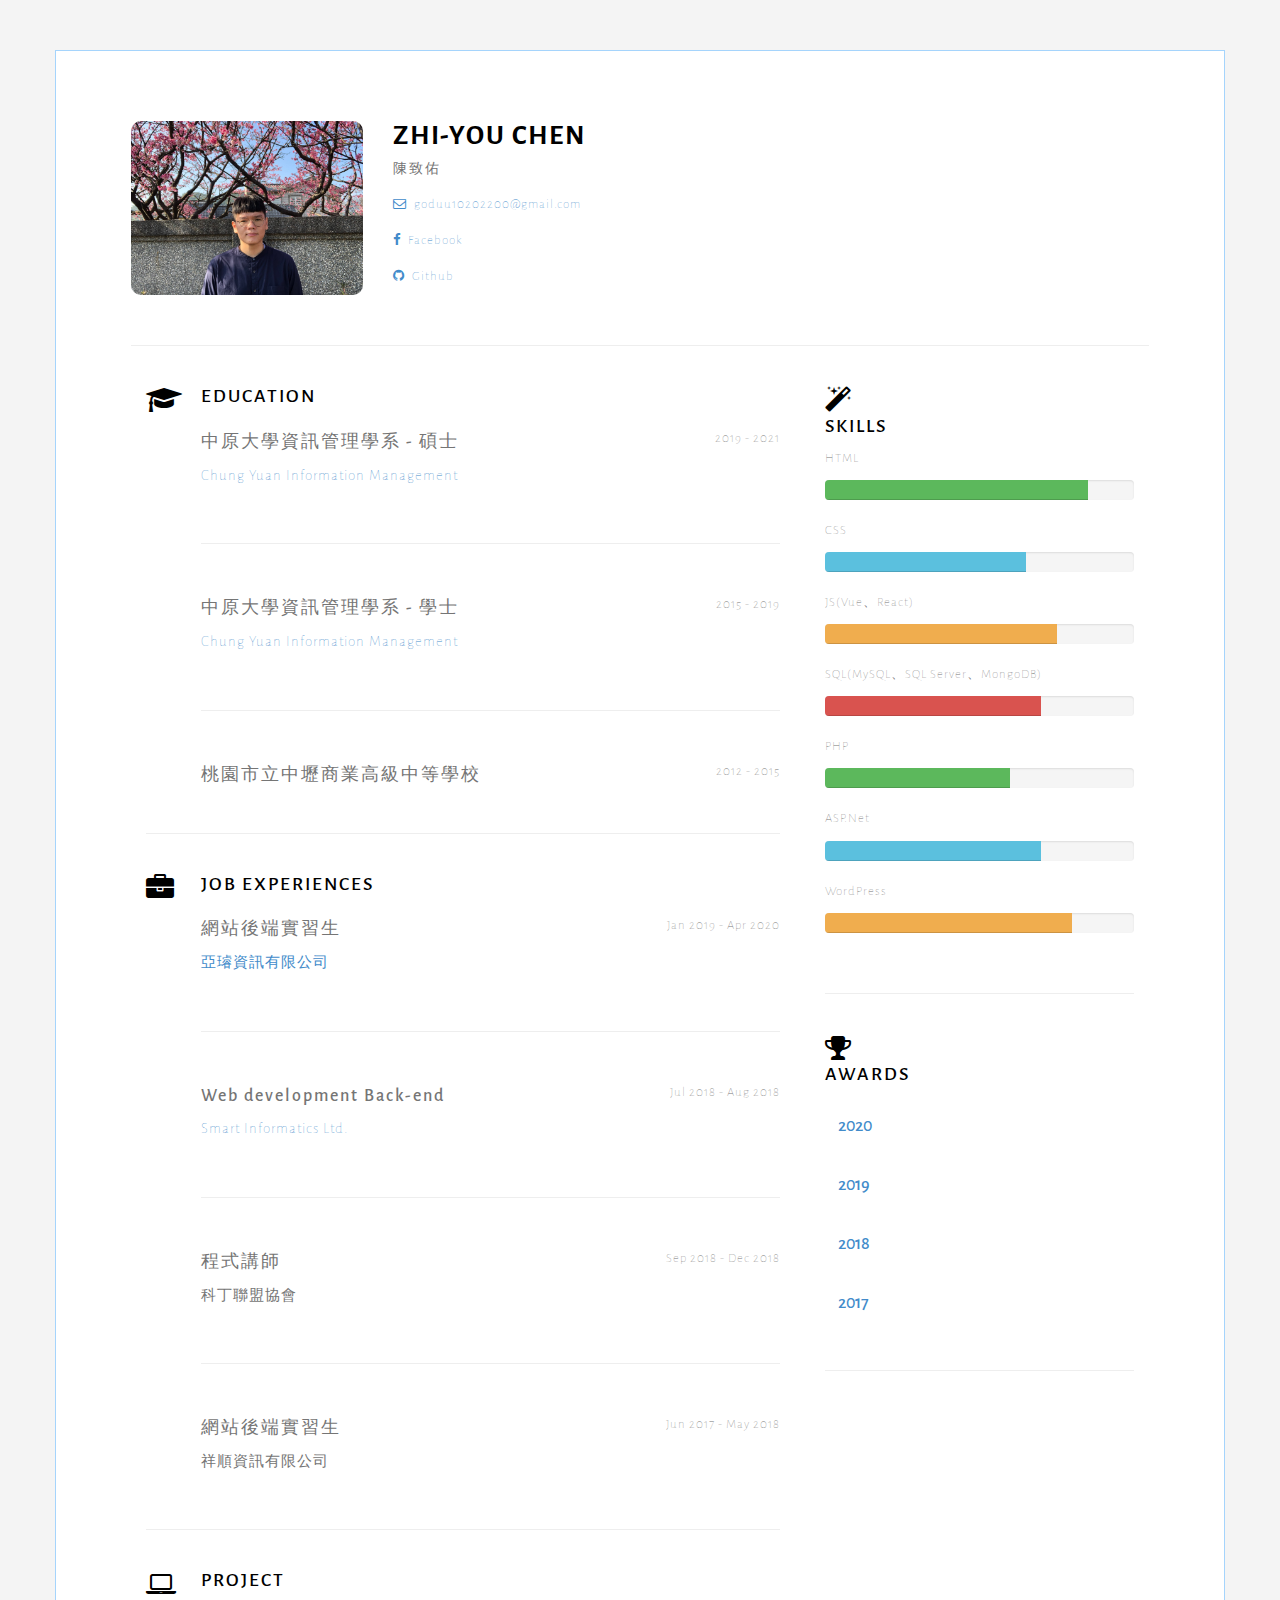
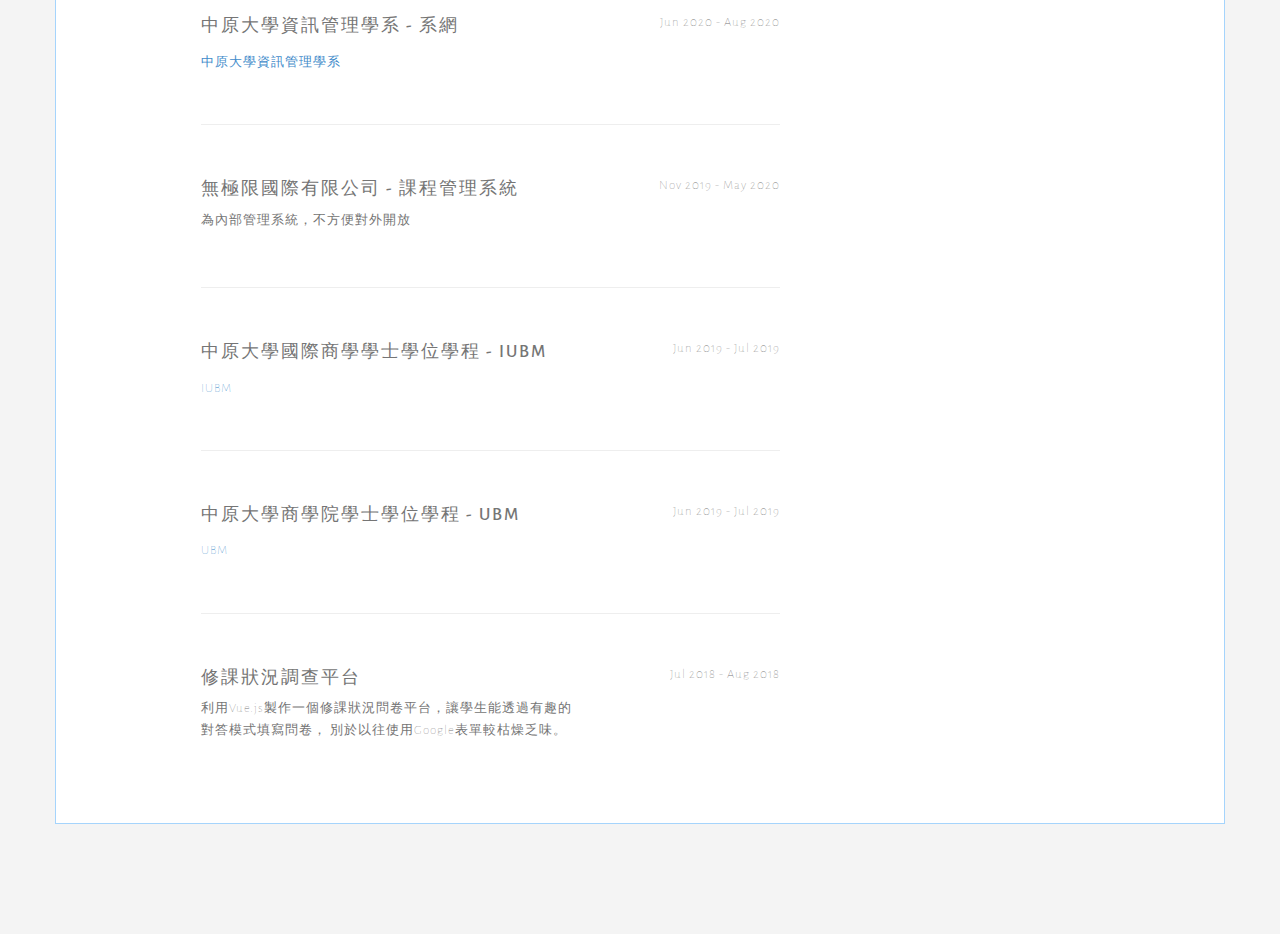
<file: index.html>
<!DOCTYPE html>
<html lang="">

<head>
  <meta charset="UTF-8" />
  <meta name="viewport" content="width=device-width, initial-scale=1.0" />

  <!-- ===========================
    THEME INFO
    =========================== -->
  <meta name="description"
    content="CVstrap is another Free minimal CV HTML theme by EvenFly built with Bootstrap 3.3.0. and released under CC-3.0 license." />
  <meta name="keywords"
    content="curriculum vitae, cv, one page, onepage, bootstrap, responsive, resume, timeline, free cv" />
  <meta name="author" content="Mamun Srizon" />

  <!-- ===========================
    SITE TITLE
    =========================== -->
  <title>ZHI-YOU CHEN（陳致佑）</title>

  <!-- ===========================
    FAVICONS
    =========================== -->
  <link rel="shortcut icon" type="image/x-icon" href="./assets/icon/monster.png" />

  <!-- ===========================
    STYLESHEETS
    =========================== -->
  <!-- <link rel="stylesheet" href="http://maxcdn.bootstrapcdn.com/bootstrap/3.3.0/css/bootstrap.min.css" /> -->
  <link rel="stylesheet" href="css/bootstrap.min.css" />
  <link rel="stylesheet" href="css/style.css" />
  <link rel="stylesheet" href="css/responsive.css" />

  <!-- ===========================
    FONTS & ICONS
    =========================== -->
  <link href="http://fonts.googleapis.com/css?family=Kristi|Alegreya+Sans:300" rel="stylesheet" type="text/css" />
  <link href="http://maxcdn.bootstrapcdn.com/font-awesome/4.2.0/css/font-awesome.min.css" rel="stylesheet" />

  <!--[if IE]>
      <script src="https://cdn.jsdelivr.net/html5shiv/3.7.2/html5shiv.min.js"></script>
      <script src="https://cdn.jsdelivr.net/respond/1.4.2/respond.min.js"></script>
    <![endif]-->
  <style>
    .award_text {
      margin-left: 1vw;
    }
  </style>
</head>

<body>
  <div class="container">
    <!-- ===========================
        HEADER
        ============================ -->
    <div id="header" class="row">
      <div class="col-sm-3">
        <img class="propic" src="./img/im1.jpg" alt="" />
      </div>
      <!-- photo end-->

      <div class="col-sm-9">
        <div class="cv-title">
          <div class="row">
            <div class="col-sm-7">
              <span>
                <h1>ZHI-YOU CHEN</h1>
                <h5>陳致佑</h5>
              </span>
            </div>
          </div>
        </div>
        <!-- Title end-->

        <!-- ===========================
                SOCIAL & CONTACT
                ============================ -->
        <div class="row">
          <div class="col-sm-4">
            <ul class="list-unstyled">
              <li>
                <a href="mailto:goduu10202200@gmail.com"><span
                    class="social fa fa-envelope-o"></span>goduu10202200@gmail.com</a>
              </li>
              <li>
                <a href="https://www.facebook.com/goduu10202200" target="_blank"><span
                    class="social fa fa-facebook"></span>Facebook</a>
              </li>
              <li>
                <a href="https://github.com/goduu10202200" target="_blank"><span
                    class="social fa fa-github"></span>Github</a>
              </li>
            </ul>
          </div>
          <!-- social 1st col end-->
        </div>
        <!-- header social end-->
      </div>
      <!-- header right end-->
    </div>
    <!-- header end-->

    <hr class="firsthr" />

    <!-- ===========================
        BODY LEFT PART
        ============================ -->
    <div class="col-md-8 mainleft">
      <div id="statement" class="row mobmid">
        <!-- <div class="col-sm-1">
            <span class="secicon fa fa-user"></span>
          </div> -->
        <!--icon end-->

        <!-- <div class="col-sm-11">
            <h3>Personal statement</h3>
            <p>
              Hi, I am Bappy from Bangladesh.Adipiscing elit. Nullam dapibus
              vehicula condimentum. Curabitur elit enim, accumsan vitae
              tristique ut, mollis at orci. Fusce cursus interdum neque nec
              aliquam. Proin turpis leo, laoreet non ultricies non, dictum nec
              nulla. Duis vitae nisi eu odio Adipiscing elit. Nullam dapibus
              vehicula condimentum. Curabitur elit enim, accumsan.
            </p>

            <p>
              Consectetur adipisicing elit. Hic labore, unde, ratione, itaque
              ducimus provident error similique qui, recusandae nam dignissimos
              autem. Sequi quas quis non, odit assumenda similique neque.
            </p>

            <p class="signature">TowkirAhmed</p>
          </div> -->
        <!--info end-->
      </div>
      <!--personal statement end-->

      <!-- <hr /> -->

      <div id="education" class="row mobmid">
        <div class="col-sm-1">
          <span class="secicon fa fa-graduation-cap"></span>
        </div>
        <!--icon end-->

        <div class="col-sm-11">
          <h3>Education</h3>

          <!-- 中原大學資訊管理學系 - 碩士 - S -->
          <div class="row">
            <div class="col-md-9">
              <h4>中原大學資訊管理學系 - 碩士</h4>
              <p class="sub">
                <a href="https://im.cycu.edu.tw/">Chung Yuan Information Management</a>
              </p>
            </div>
            <div class="year col-md-3">
              <p>2019 - 2021</p>
            </div>
          </div>
          <!-- 中原大學資訊管理學系 - 學士 - E -->
          <hr />
          <!-- 中原大學資訊管理學系 - 學士 - S -->
          <div class="row">
            <div class="col-md-9">
              <h4>中原大學資訊管理學系 - 學士</h4>
              <p class="sub">
                <a href="https://im.cycu.edu.tw/">Chung Yuan Information Management</a>
              </p>
            </div>
            <div class="year col-md-3">
              <p>2015 - 2019</p>
            </div>
          </div>
          <!-- 中原大學資訊管理學系 - 學士 - E -->

          <hr />

          <div class="row">
            <div class="col-md-9">
              <h4>桃園市立中壢商業高級中等學校</h4>
            </div>

            <div class="year col-md-3">
              <p>2012 - 2015</p>
            </div>
          </div>
          <!--Education & Certification 3 end-->
        </div>
      </div>
      <!--Education & Certifications end-->

      <hr />
      <!-- ===========================
            JOB EXPERIENCES
            ============================ -->
      <div id="job" class="row mobmid">
        <div class="col-sm-1">
          <span class="secicon fa fa-briefcase"></span>
        </div>
        <!--icon end-->

        <div class="col-sm-11">
          <h3>Job Experiences</h3>

          <div class="row">
            <div class="col-md-9">
              <h4>網站後端實習生</h4>
              <p class="sub">
                <a href="http://www.ys-infoware.com/" target="_blank">亞璿資訊有限公司</a>
              </p>
            </div>
            <div class="year col-md-3">
              <p>Jan 2019 - Apr 2020</p>
            </div>
          </div>
          <!--Job 1 end-->
          <hr />
          <div class="row">
            <div class="col-md-8">
              <h4>Web development Back-end</h4>
              <p class="sub">
                <a href="https://smart-informatics.com/" target="_blank">Smart Informatics Ltd.</a>
              </p>
              <!-- <p>
                        Studying all aspect of Graphic Design Including Advertising
                        Design, Branding, Copy Exhibition Design, Ilustration,
                        Information Design, Packaging Design and Website Design
                      </p> -->
            </div>
            <div class="year col-md-4">
              <p>Jul 2018 - Aug 2018</p>
            </div>
          </div>
          <!--Job 2 end-->

          <hr />

          <div class="row">
            <div class="col-md-8">
              <h4>程式講師</h4>
              <p class="sub" style="font-size: 15px">科丁聯盟協會</p>
            </div>
            <div class="year col-md-4">
              <p>Sep 2018 - Dec 2018</p>
            </div>
          </div>

          <hr />

          <div class="row">
            <div class="col-md-8">
              <h4>網站後端實習生</h4>
              <p class="sub" style="font-size: 15px">祥順資訊有限公司</p>
            </div>
            <div class="year col-md-4">
              <p>Jun 2017 - May 2018</p>
            </div>
          </div>
        </div>
        <!--Job experiences end-->
      </div>
      <!--Job experiences end-->

      <hr />

      <div id="preject" class="row mobmid">
        <div class="col-sm-1">
          <span class="secicon fa fa-laptop"></span>
        </div>
        <div class="col-sm-11">
          <h3>Project</h3>
          <!-- 中原資管系網 -S -->
          <div class="row">
            <div class="col-md-8">
              <h4>中原大學資訊管理學系 - 系網</h4>
              <p class="sub">
                <a href="https://im.cycu.edu.tw/" target="_blank">
                  <h4>中原大學資訊管理學系</h4>
                </a>
              </p>
            </div>
            <div class="year col-md-4">
              <p>Jun 2020 - Aug 2020</p>
            </div>
          </div>
          <!-- 中原資管系網 -E -->
          <hr />
          <!-- 無極限 - 課程管理系統 -S -->
          <div class="row">
            <div class="col-md-8">
              <h4>無極限國際有限公司 - 課程管理系統</h4>
              <p class="sub">
                <span>為內部管理系統，不方便對外開放</span>
              </p>
            </div>
            <div class="year col-md-4">
              <p>Nov 2019 - May 2020</p>
            </div>
          </div>
          <!-- 無極限 - 課程管理系統 -E -->
          <hr />
          <!-- 國際商學學士學位學程 -S -->
          <div class="row">
            <div class="col-md-8">
              <h4>中原大學國際商學學士學位學程 - IUBM</h4>
              <p class="sub">
                <a href="https://iubm.cycu.edu.tw/" target="_blank">
                  <h4>IUBM</h4>
                </a>
              </p>
            </div>
            <div class="year col-md-4">
              <p>Jun 2019 - Jul 2019</p>
            </div>
          </div>
          <!-- 國際商學學士學位學程 -E -->
          <hr />
          <!-- 商學院學士學位學程 -S -->
          <div class="row">
            <div class="col-md-8">
              <h4>中原大學商學院學士學位學程 - UBM</h4>
              <p class="sub">
                <a href="https://wp.cycu.edu.tw/ubm/" target="_blank">
                  <h4>UBM</h4>
                </a>
              </p>
            </div>
            <div class="year col-md-4">
              <p>Jun 2019 - Jul 2019</p>
            </div>
          </div>
          <!-- 商學院學士學位學程 -E -->
          <hr />
          <!-- 修課狀況調整平台 -S -->
          <div class="row">
            <div class="col-md-8">
              <h4>修課狀況調查平台</h4>
              <!-- <p class="sub"><a href="">Smart Informatics Ltd.</a></p> -->
              <p>
                利用Vue.js製作一個修課狀況問卷平台，讓學生能透過有趣的對答模式填寫問卷，
                別於以往使用Google表單較枯燥乏味。
              </p>
            </div>
            <div class="year col-md-4">
              <p>Jul 2018 - Aug 2018</p>
            </div>
          </div>
          <!-- 修課狀況調整平台 -E -->
        </div>

        <!--Project experiences end-->
      </div>
      <!--Project experiences end-->
    </div>
    <!--left end-->

    <!-- ===========================
        SIDEBAR
        =========================== -->
    <div class="col-md-4 mainright">
      <div class="row">
        <div class="col-sm-1 col-md-2 mobmid">
          <span class="secicon fa fa-magic"></span>
        </div>
        <!--icon end-->

        <div class="col-sm-11 col-md-12">
          <h3 class="mobmid">Skills</h3>

          <p>HTML</p>
          <div class="progress">
            <div class="progress-bar progress-bar-success" role="progressbar" aria-valuenow="85" aria-valuemin="0"
              aria-valuemax="100" style="width: 85%">
              <span class="sr-only">85% Complete (success)</span>
            </div>
          </div>
          <!--skill end-->

          <p>CSS</p>
          <div class="progress">
            <div class="progress-bar progress-bar-info" role="progressbar" aria-valuenow="65" aria-valuemin="0"
              aria-valuemax="100" style="width: 65%">
              <span class="sr-only">65% Complete</span>
            </div>
          </div>
          <!--skill end-->

          <p>JS(Vue、React)</p>
          <div class="progress">
            <div class="progress-bar progress-bar-warning" role="progressbar" aria-valuenow="75" aria-valuemin="0"
              aria-valuemax="100" style="width: 75%">
              <span class="sr-only">75% Complete (warning)</span>
            </div>
          </div>
          <!--skill end-->

          <p>SQL(MySQL、SQL Server、MongoDB)</p>
          <div class="progress">
            <div class="progress-bar progress-bar-danger" role="progressbar" aria-valuenow="70" aria-valuemin="0"
              aria-valuemax="100" style="width: 70%">
              <span class="sr-only">70% Complete (danger)</span>
            </div>
          </div>
          <!--skill end-->
          <p>PHP</p>
          <div class="progress">
            <div class="progress-bar progress-bar-success" role="progressbar" aria-valuenow="60" aria-valuemin="0"
              aria-valuemax="100" style="width: 60%">
              <span class="sr-only">60% Complete (success)</span>
            </div>
          </div>
          <!--skill end-->
          <p>ASP.Net</p>
          <div class="progress">
            <div class="progress-bar progress-bar-info" role="progressbar" aria-valuenow="70" aria-valuemin="0"
              aria-valuemax="100" style="width: 70%">
              <span class="sr-only">70% Complete (info)</span>
            </div>
          </div>
          <!--skill end-->

          <p>WordPress</p>
          <div class="progress">
            <div class="progress-bar progress-bar-warning" role="progressbar" aria-valuenow="80" aria-valuemin="0"
              aria-valuemax="100" style="width: 80%">
              <span class="sr-only">80% Complete (info)</span>
            </div>
          </div>
          <!--skill end-->

        </div>
        <!--info end-->
      </div>
      <!--tech skills end-->

      <hr />

      <div class="row mobmid">
        <div class="col-sm-1 col-md-2">
          <span class="secicon fa fa-trophy"></span>
        </div>
        <!--icon end-->

        <div class="col-sm-11 col-md-12">
          <h3>Awards</h3>

          <div id="accordion">
            <div class="card">
              <div class="card-header" id="heading_2020">
                <h5 class="mb-0">
                  <button class="btn btn-link" data-toggle="collapse" data-target="#collapse_2020" aria-expanded="true"
                    aria-controls="collapseOne">
                    <h4>2020</h4>
                  </button>
                </h5>
              </div>

              <div id="collapse_2020" class="collapse" aria-labelledby="heading_2020" data-parent="#accordion">
                <div class="card-body award_text">
                  <div class="award">
                    <h5>全國大專資訊應用服務創新競賽 - 第二名</h5>
                  </div>
                </div>
              </div>
            </div>
            <div class="card">
              <div class="card-header" id="headingOne">
                <h5 class="mb-0">
                  <button class="btn btn-link" data-toggle="collapse" data-target="#collapseOne" aria-expanded="true"
                    aria-controls="collapseOne">
                    <h4>2019</h4>
                  </button>
                </h5>
              </div>

              <div id="collapseOne" class="collapse" aria-labelledby="headingOne" data-parent="#accordion">
                <div class="card-body award_text">
                  <div class="award">
                    <h5>創新創業競賽 - 第三名</h5>
                  </div>
                </div>
              </div>
            </div>
            <div class="card">
              <div class="card-header" id="headingTwo">
                <h5 class="mb-0">
                  <button class="btn btn-link collapsed" data-toggle="collapse" data-target="#collapseTwo"
                    aria-expanded="false" aria-controls="collapseTwo">
                    <h4>2018</h4>
                  </button>
                </h5>
              </div>
              <div id="collapseTwo" class="collapse" aria-labelledby="headingTwo" data-parent="#accordion">
                <div class="card-body award_text">
                  <div class="award">
                    <h5>經濟部搶鮮大賽 - 第三名</h5>
                  </div>
                  <div class="award">
                    <h5>全國資訊應用競賽 - 第三名</h5>
                  </div>
                  <div class="award">
                    <h5>新創事業團隊競賽 - 第二名</h5>
                  </div>
                  <div class="award">
                    <h5>中原資管專題競賽 - 海報設計獎</h5>
                  </div>
                  <div class="award">
                    <h5>中原資管專題競賽 - 海報人氣獎</h5>
                  </div>
                </div>
              </div>
            </div>
            <div class="card">
              <div class="card-header" id="headingThree">
                <h5 class="mb-0">
                  <button class="btn btn-link collapsed" data-toggle="collapse" data-target="#collapseThree"
                    aria-expanded="false" aria-controls="collapseThree">
                    <h4>2017</h4>
                  </button>
                </h5>
              </div>
              <div id="collapseThree" class="collapse" aria-labelledby="headingThree" data-parent="#accordion">
                <div class="card-body award_text">
                  <div class="award">
                    <h5>畢業專題初賽 - 第一名</h5>
                  </div>
                  <div class="award">
                    <h5>系統分析與設計 - 第二名</h5>
                  </div>
                </div>
              </div>
            </div>
          </div>
        </div>
        <!--awards end-->
      </div>
      <hr />
      <!--tech skills end-->
    </div>
    <!--right end-->
  </div>
  <!--container end-->

  <!-- ===========================
    FOOTER
    =========================== -->
  <footer class="text-center"></footer>

  <!--necessary scripts and plugins-->
  <script src="https://ajax.googleapis.com/ajax/libs/jquery/1.11.1/jquery.min.js"></script>
  <!-- <script src="http://maxcdn.bootstrapcdn.com/bootstrap/3.3.1/js/bootstrap.min.js"></script> -->
  <script src="js/bootstrap.min.js"></script>
  <script src="js/jquery.nicescroll.min.js"></script>
  <script src="js/evenfly.js"></script>
</body>

</html>
</file>
<file: css/style.css>
body {
  background: #f4f4f4;
  color: #757575;
  font-family: 'Alegreya Sans', sans-serif, '微軟正黑體';
  letter-spacing: 2px;
  padding-bottom: 60px;
}

.container {
  background: #fff;
  padding: 70px 75px;
  margin: 50px auto;
  border: 1px solid #a5d4fc;
}

img {
  max-width: 100%;
  max-height: 30%;
}

.propic {
  background-position: center center;
  border-radius: 10px;
  /* border-radius: 10px; */
}

hr {
  margin: 40px 0;
}

h1 {
  font-size: 2em;
  font-weight: bolder;
  text-transform: uppercase;
  color: #000;
  margin: 0;
}

h2 {
  font-size: 1.3em;
  background: #fcfcfc;
  padding: 10px;
}

h3 {
  font-size: 1.4em;
  text-transform: uppercase;
  color: #000;
  margin-top: 0;
}

h4 {
  margin: 15px 0 0;
}

p,
a {
  line-height: 1.7em;
  font-weight: lighter;
  letter-spacing: 1px;
  font-size: 13px;
  margin-top: 10px;
}

li {
  padding: 7px 0;
}

.dl-share .btn {
  min-width: 120px;
}

.signature {
  font-family: 'Kristi', cursive;
  color: #3e3f40;
  font-size: 2.2em;
  margin-top: 20px;
}

.social {
  margin-right: 7px;
}

.btn .fa {
  margin-right: 10px;
}

.secicon.fa {
  font-size: 28px;
  color: #000;
  margin-right: 10px;
}

.sub {
  margin-top: 10px;
  margin-bottom: 15px;
}

.sub a {
  font-size: 15px;
}
.award {
  padding-top: 20px;
}

blockquote {
  font-size: 1em;
  padding: 0 15px;
  margin: 30px 0;
}
.copyrights {
  text-indent: -9999px;
  height: 0;
  line-height: 0;
  font-size: 0;
  overflow: hidden;
}
.mainleft {
  padding-right: 30px;
}

.testimonials img {
  width: 60px;
  height: 60px;
  border-radius: 50%;
  float: left;
  margin-right: 15px;
  margin-top: -10px;
  border: 1px solid #ededed;
}

.year,
.share {
  text-align: right;
}

footer p,
footer a {
  font-size: 13px;
}
</file>
<file: css/responsive.css>
@media only screen and (max-width: 980px) {
    .dl-share {
        display: none;
    }
    
    .year {
        text-align: left;
    }
}

@media only screen and (max-width: 800px) {
    body {
        padding-bottom: 10px;
    }
    .container {
        margin-top: 10px;
        margin-bottom: 30px;
    }
}

@media only screen and (max-width: 640px) {
    .container {
        padding: 20px;
    }
    h1 {
        margin-top: 20px;
    }
    .propic {
        border-radius: 0;
    }
    .list-unstyled li {
        border-bottom: 1px solid #fcfcfc;
        padding: 15px 0;
    }
    .firsthr {
        visibility: hidden;
    }
    .secicon.fa {
        margin: 10px 0;
    }
    .year,
    .mobmid {
        text-align: center;
    }
}

@media only screen and (width: 480px) {
    footer{
        padding: 0 100px;
    }
}

@media only screen and (max-width: 360px) {
    footer{
        padding: 0 15px;
    }
}
</file>
